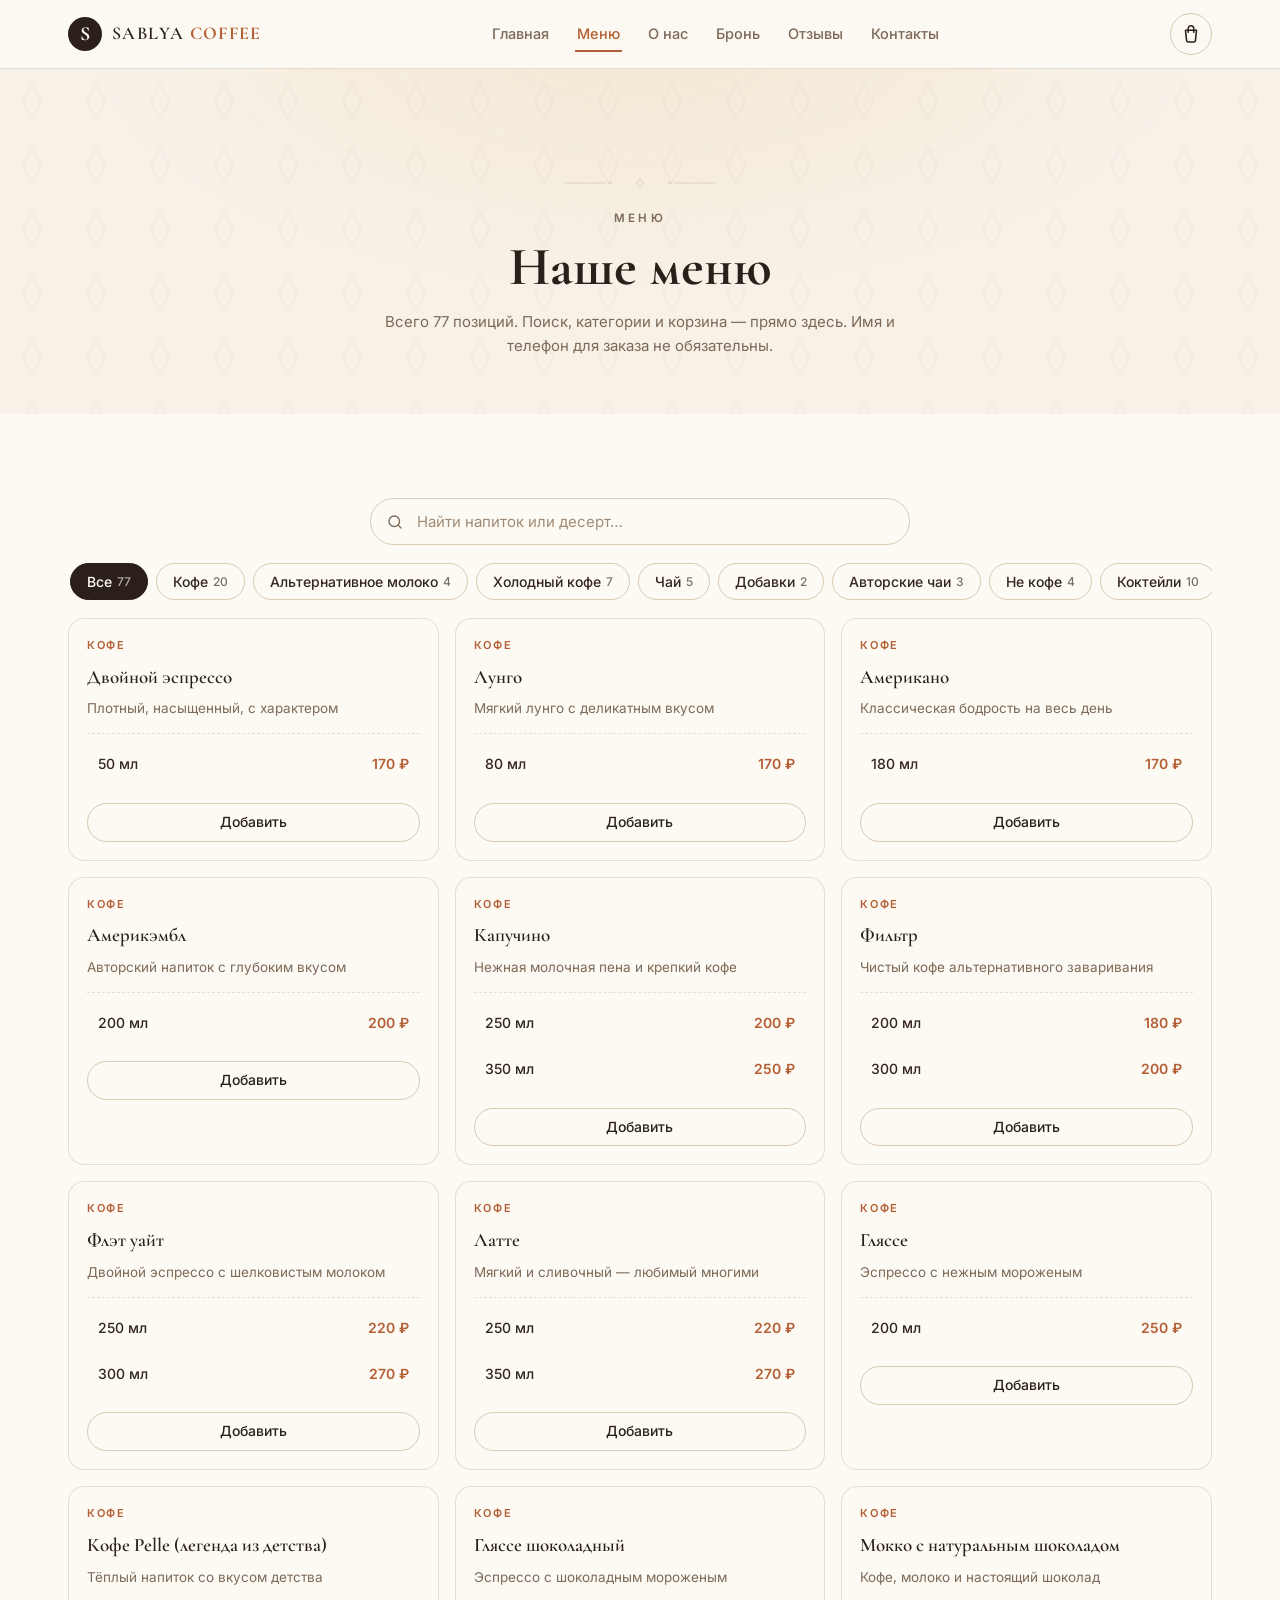
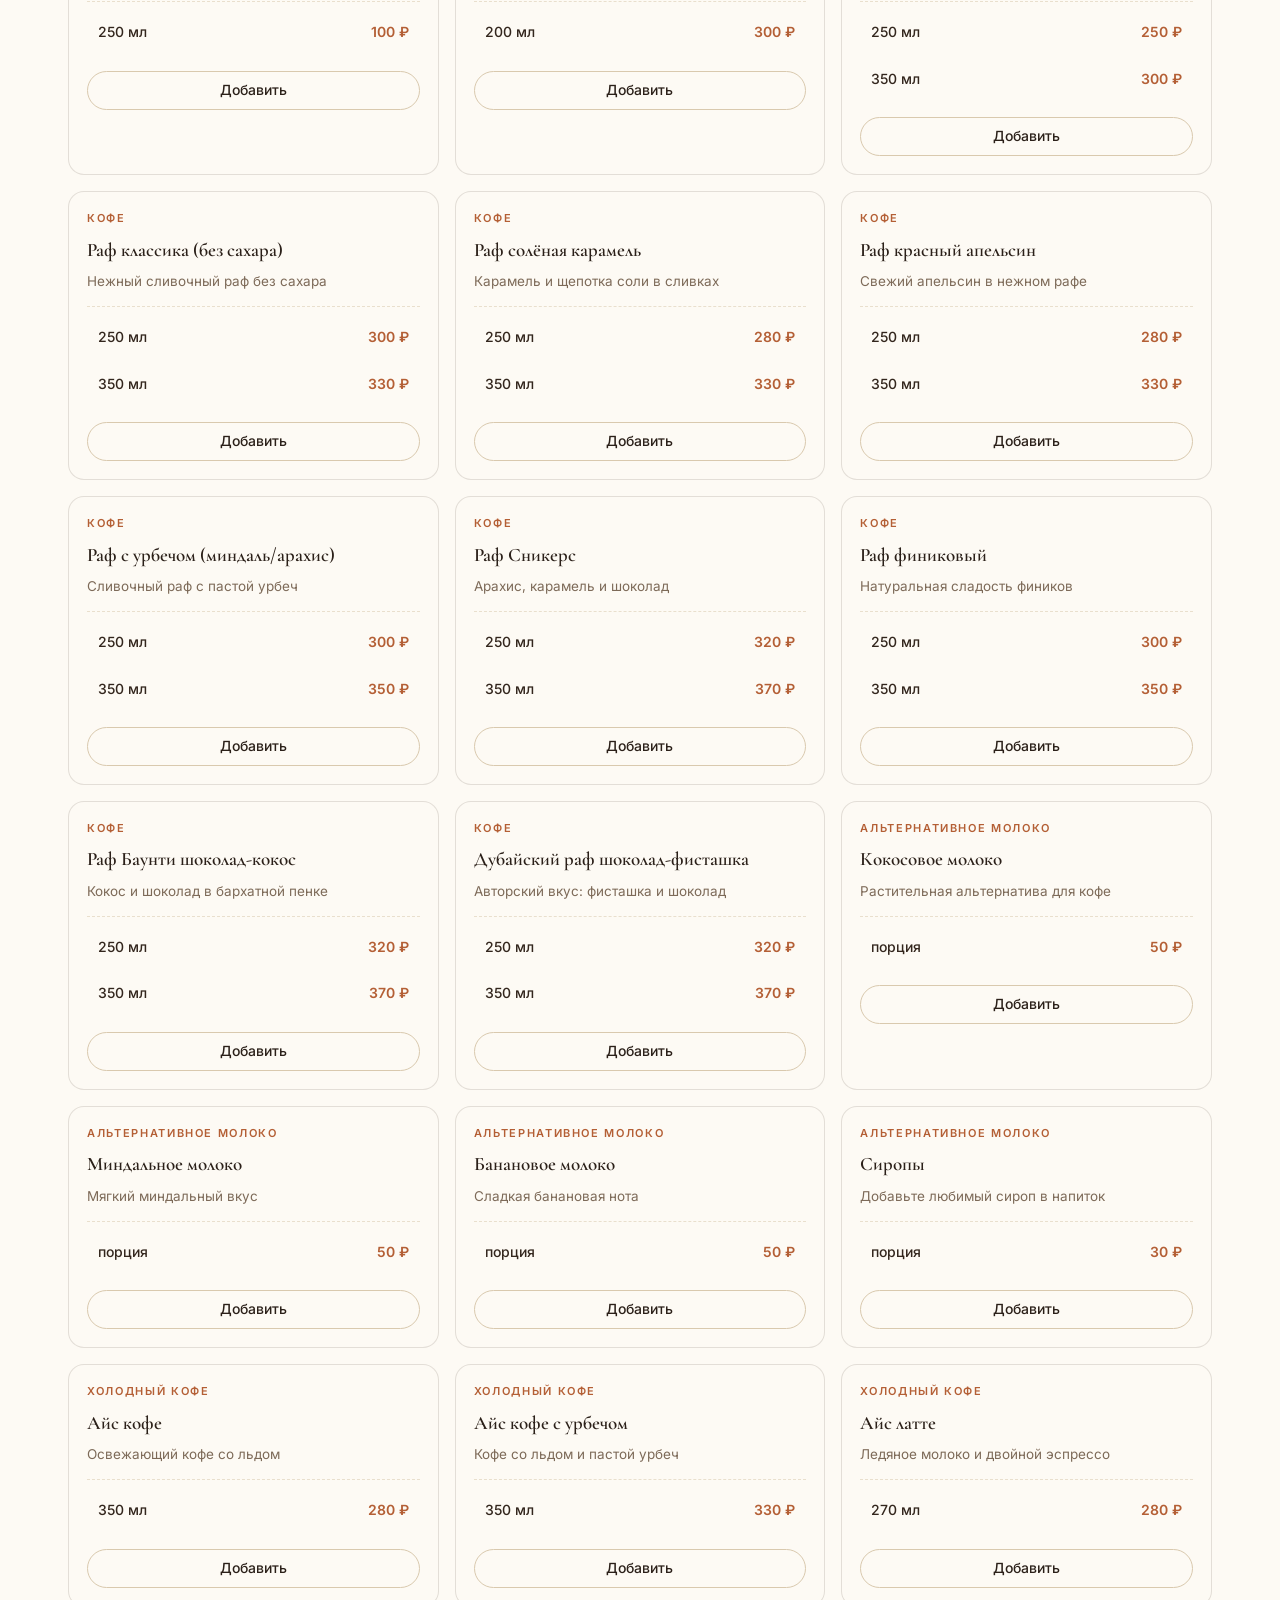
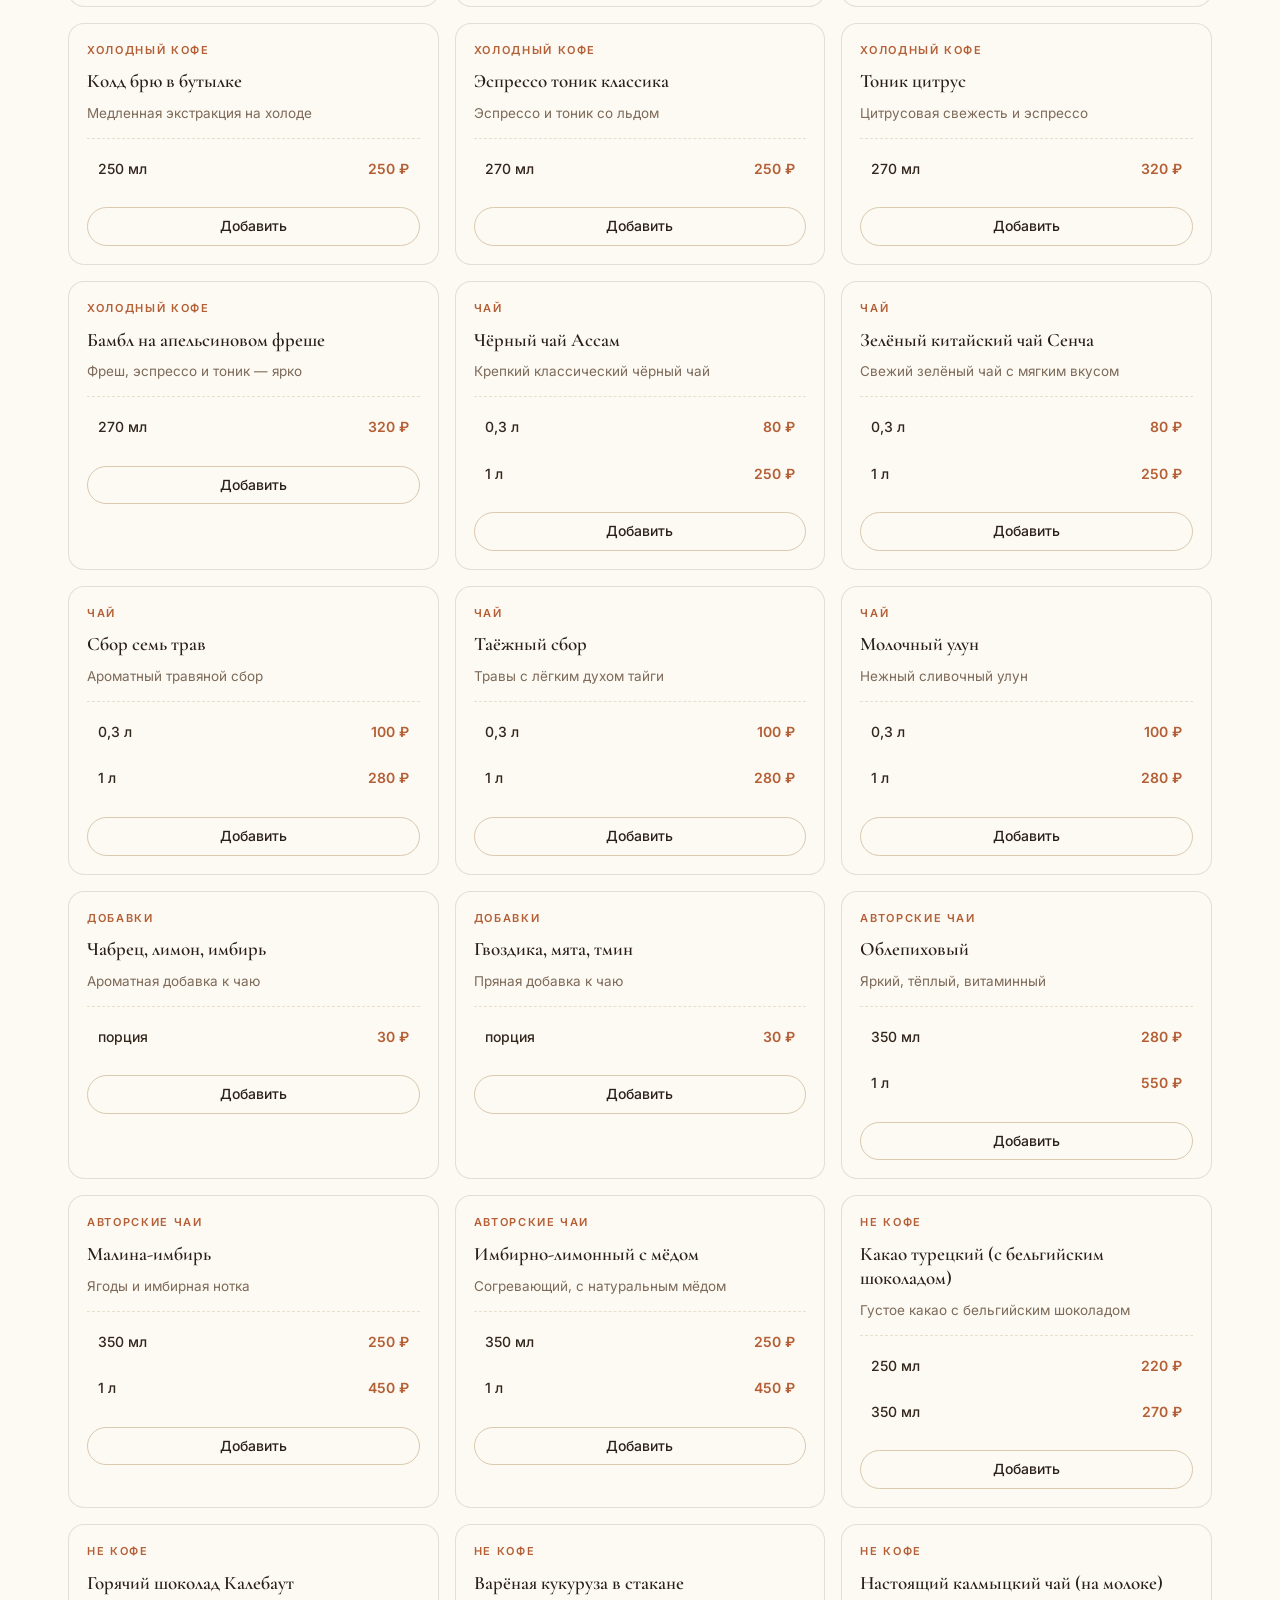
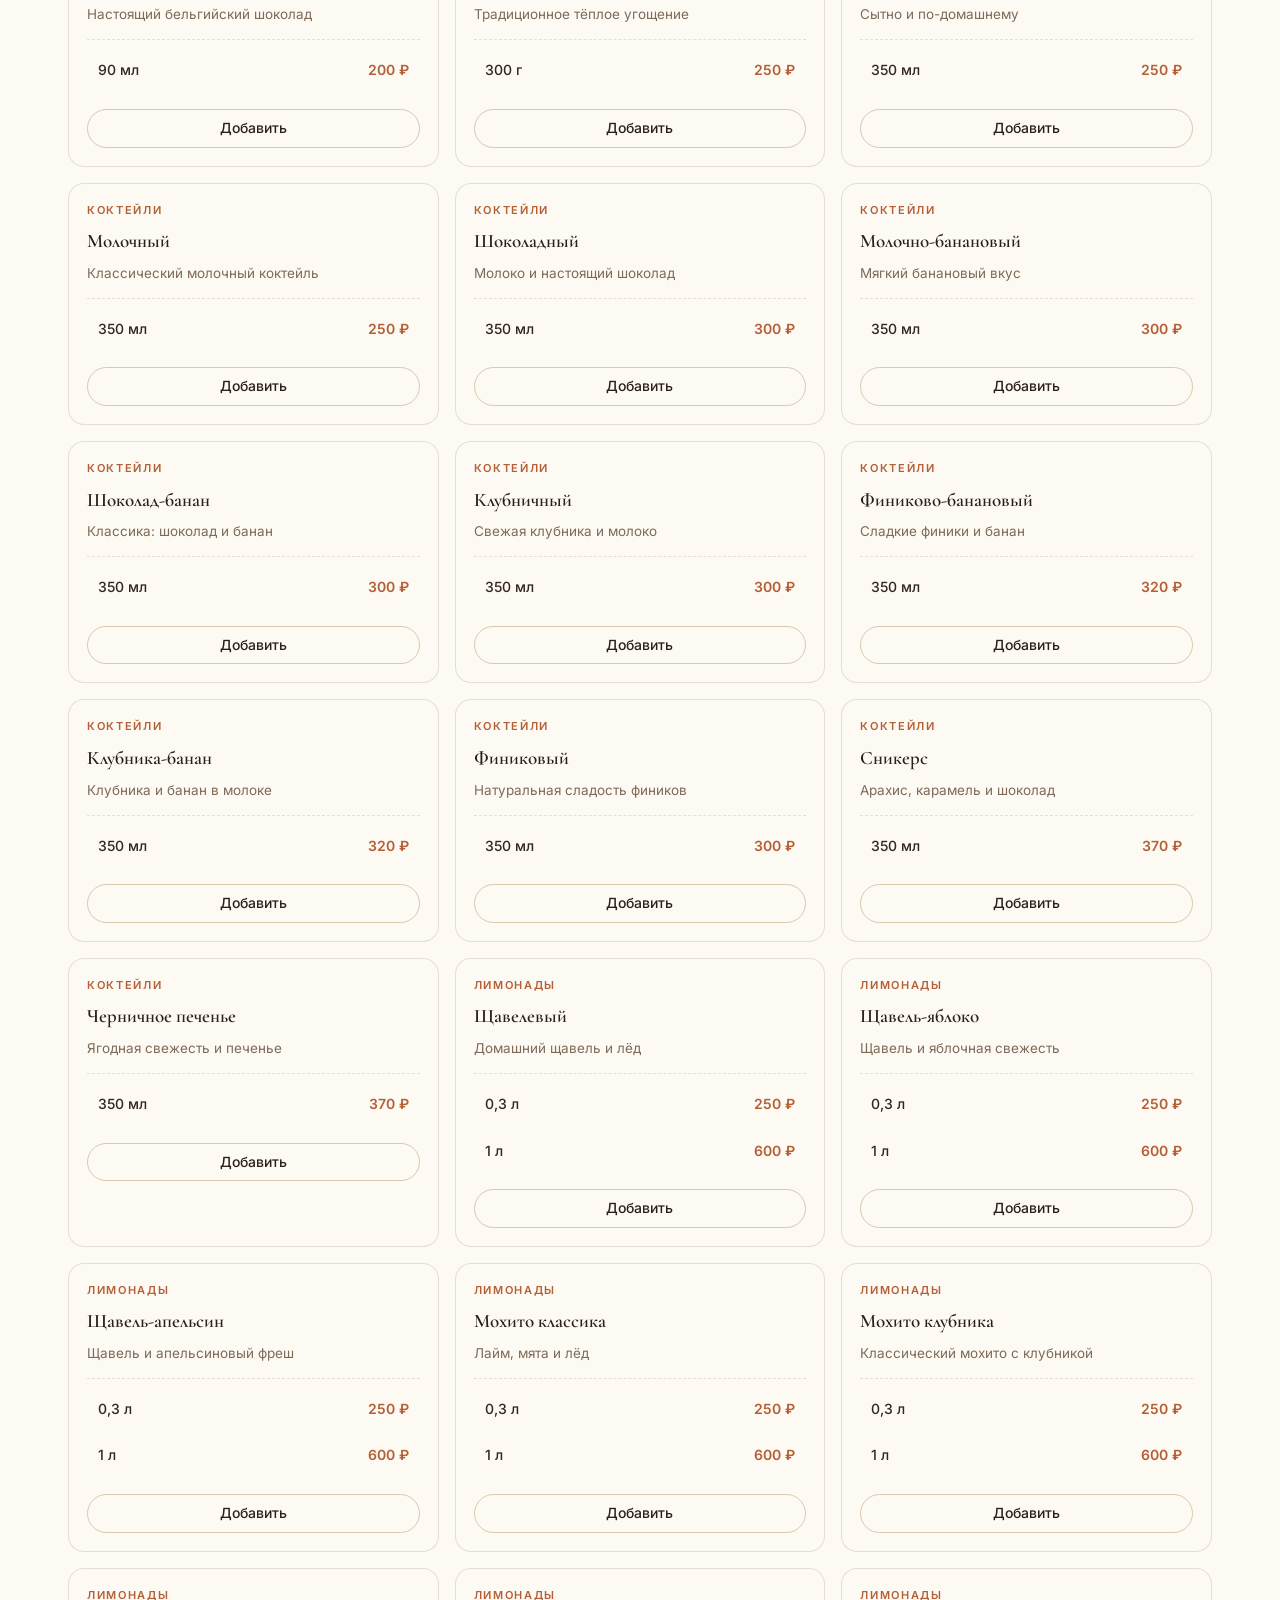
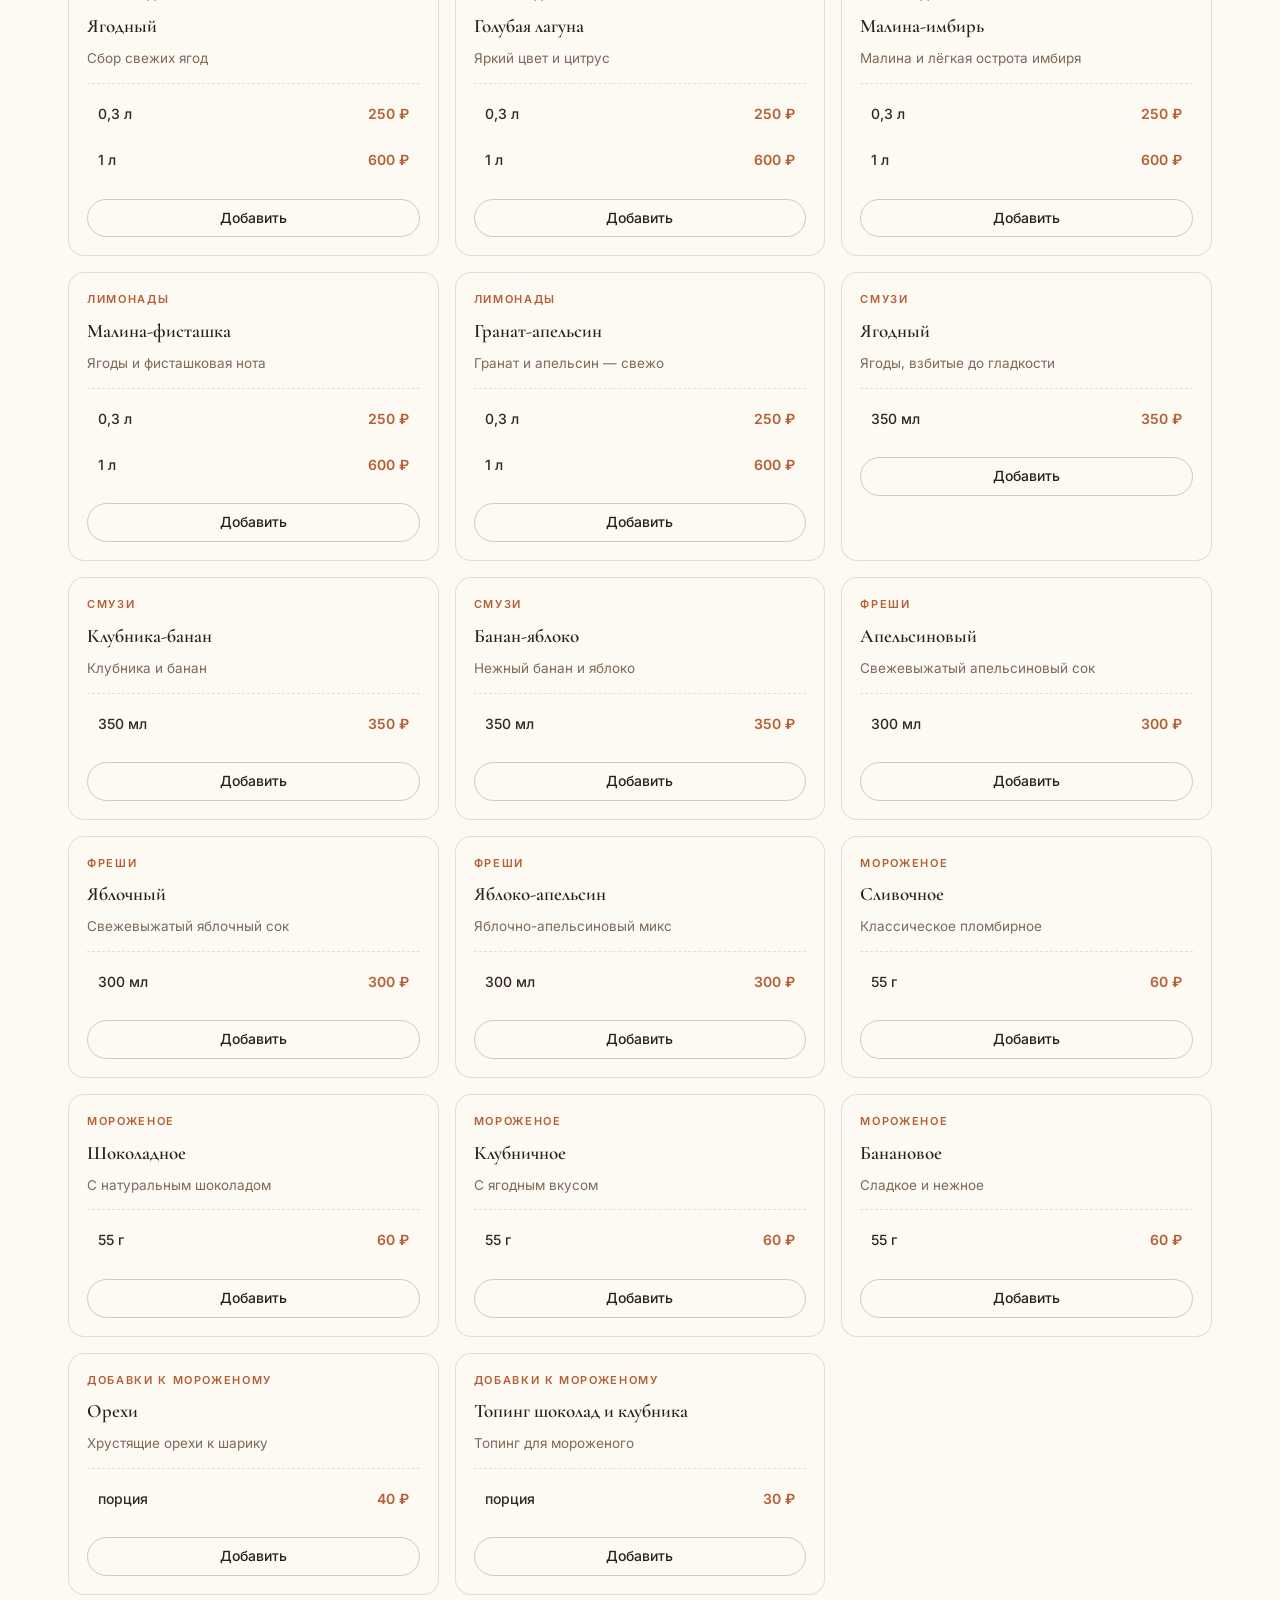
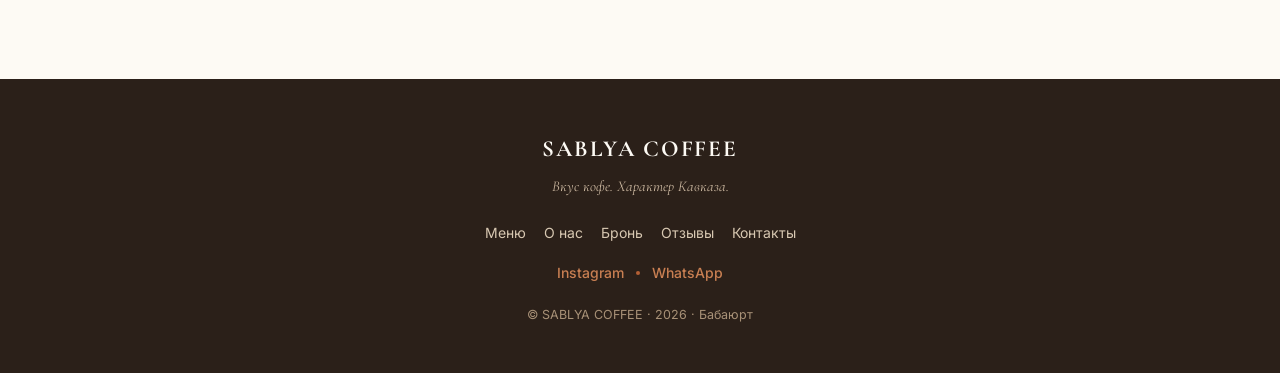
<file: menu.html>
<!DOCTYPE html>
<html lang="ru">
<head>
  <meta charset="UTF-8">
  <meta name="viewport" content="width=device-width, initial-scale=1.0, viewport-fit=cover">
  <title>Меню — SABLYA COFFEE</title>
  <meta name="description" content="Полное меню SABLYA COFFEE: кофе, рафы, холодный кофе, чай, авторские чаи, коктейли, лимонады, смузи, фреши, мороженое. Заказ с собой, в заведении или доставка через WhatsApp.">
  <meta name="theme-color" content="#2b2019">
  <meta property="og:type" content="website">
  <meta property="og:title" content="Меню — SABLYA COFFEE">
  <meta property="og:description" content="Кофе, авторские напитки, лимонады, коктейли, чай. Заказ в заведении, с собой или доставка.">
  <meta property="og:locale" content="ru_RU">

  <link rel="icon" href="data:image/svg+xml,%3Csvg xmlns='http://www.w3.org/2000/svg' viewBox='0 0 64 64'%3E%3Crect width='64' height='64' rx='14' fill='%232b2019'/%3E%3Ctext x='32' y='45' font-family='Georgia,serif' font-size='40' font-weight='700' fill='%23f7f1e8' text-anchor='middle'%3ES%3C/text%3E%3C/svg%3E">

  <link rel="preconnect" href="https://fonts.googleapis.com">
  <link rel="preconnect" href="https://fonts.gstatic.com" crossorigin>
  <link href="https://fonts.googleapis.com/css2?family=Cormorant+Garamond:ital,wght@0,500;0,600;0,700;1,500;1,600&family=Inter:wght@400;500;600&display=swap" rel="stylesheet">

  <link rel="stylesheet" href="style.css">
</head>
<body data-page="menu">

  <main id="main">

    <!-- ======================= ЗАГОЛОВОК СТРАНИЦЫ ======================= -->
    <section class="page-hero">
      <div class="hero-pattern" aria-hidden="true"></div>
      <div class="container page-hero-inner">
        <svg class="ornament" viewBox="0 0 240 20" fill="none" stroke="currentColor" stroke-width="1.1" aria-hidden="true">
          <path d="M0 10h66"/>
          <path d="M174 10h66"/>
          <path d="M120 3l5 7-5 7-5-7 5-7z"/>
          <circle cx="72" cy="10" r="2"/><circle cx="168" cy="10" r="2"/>
        </svg>
        <p class="kicker">Меню</p>
        <h1>Наше меню</h1>
        <p class="page-sub">Всего <span id="menuCount">–</span> позиций. Поиск, категории и корзина — прямо здесь. Имя и телефон для заказа не обязательны.</p>
      </div>
    </section>

    <!-- ======================= МЕНЮ ======================= -->
    <section class="section section--menu" id="menuSection">
      <div class="container">

        <div class="menu-toolbar reveal">
          <div class="search-wrap">
            <svg class="search-icon" viewBox="0 0 24 24" width="18" height="18" fill="none" stroke="currentColor" stroke-width="1.8" stroke-linecap="round" aria-hidden="true">
              <circle cx="11" cy="11" r="7"/><path d="m20 20-3.5-3.5"/>
            </svg>
            <input type="search" id="searchInput" class="search-input" placeholder="Найти напиток или десерт…" autocomplete="off" aria-label="Поиск по меню">
            <button class="search-clear" id="searchClear" type="button" aria-label="Очистить поиск" hidden>×</button>
          </div>
        </div>

        <div class="chips reveal" id="categoryChips" role="tablist" aria-label="Категории меню"></div>

        <div class="product-grid" id="productGrid" aria-live="polite"></div>

        <p class="menu-empty" id="menuEmpty" hidden>По запросу «<span id="emptyQuery"></span>» ничего не найдено. Попробуйте изменить поиск.</p>
      </div>
    </section>
  </main>

  <noscript>
    <p style="text-align:center;padding:24px 16px;font-family:system-ui,sans-serif;color:#33261d;">
      Для работы меню и корзины включите JavaScript.
      <a href="index.html">На главную</a> ·
      <a href="booking.html">Бронь</a> ·
      <a href="contacts.html">Контакты</a>
    </p>
  </noscript>

  <script src="script.js"></script>
</body>
</html>
</file>
<file: style.css>
/* ==========================================================================
   SABLYA COFFEE — минимализм + тонкий этно-стиль
   Mobile-first. Без тяжёлых библиотек. Легко редактируется.
   ========================================================================== */

/* ---------- Переменные ---------- */
:root {
  --coffee: #2b2019;        /* тёмно-коричневый (основной) */
  --coffee-2: #4a3628;
  --cocoa: #6b5340;
  --cream: #f7f1e8;         /* кремовый фон */
  --milk: #fdfaf4;          /* молочный фон карточек */
  --beige: #e9dfcd;
  --sand: #d9c9ae;
  --terra: #b45f35;         /* тёплый терракотовый акцент */
  --terra-soft: #c97f52;
  --text: #33261d;
  --muted: #7d6a58;
  --line: rgba(75, 52, 35, .14);
  --shadow: 0 12px 32px rgba(60, 40, 20, .09);
  --radius: 16px;
  --font-serif: 'Cormorant Garamond', 'Georgia', 'Times New Roman', serif;
  --font-sans: 'Inter', 'Segoe UI', system-ui, -apple-system, sans-serif;
}

/* ---------- Сброс ---------- */
*, *::before, *::after { box-sizing: border-box; }

html {
  scroll-behavior: smooth;
  scroll-padding-top: 76px;
  -webkit-text-size-adjust: 100%;
}

body {
  margin: 0;
  font-family: var(--font-sans);
  font-size: 16px;
  line-height: 1.6;
  color: var(--text);
  background: var(--cream);
  overflow-x: clip;
  padding-bottom: calc(72px + env(safe-area-inset-bottom)); /* место под нижней навигацией */
}

@media (min-width: 900px) {
  body { padding-bottom: 0; }
}

h1, h2, h3, h4, p, ul, figure {
  margin: 0;
}

ul { padding: 0; list-style: none; }

img, svg, iframe { max-width: 100%; display: block; }

[hidden] { display: none !important; }

a { color: var(--coffee); text-decoration: none; }
a:hover { text-decoration: none; }

button {
  font-family: inherit;
  cursor: pointer;
}

input, select, textarea {
  font-family: inherit;
  color: inherit;
}

::selection { background: var(--terra); color: var(--milk); }

:focus-visible {
  outline: 2px solid var(--terra);
  outline-offset: 2px;
  border-radius: 4px;
}

/* ---------- Утилиты ---------- */
.container {
  width: 100%;
  max-width: 1180px;
  margin: 0 auto;
  padding: 0 18px;
}

.narrow { max-width: 760px; }

.skip-link {
  position: absolute;
  left: 12px;
  top: -60px;
  z-index: 300;
  padding: 10px 16px;
  background: var(--coffee);
  color: var(--milk);
  border-radius: 10px;
  font-size: 14px;
  transition: top .2s ease;
}
.skip-link:focus { top: 12px; }

.dot {
  width: 4px;
  height: 4px;
  border-radius: 50%;
  background: var(--terra);
  display: inline-block;
  flex: none;
}

/* ---------- Орнамент (тонкий, не мешает чтению) ---------- */
.ornament {
  width: 150px;
  height: 20px;
  margin: 0 auto 16px;
  color: var(--sand);
}
.ornament--hero { width: 220px; margin-bottom: 28px; color: var(--terra); opacity: .75; }

/* ---------- Кнопки ---------- */
.btn {
  display: inline-flex;
  align-items: center;
  justify-content: center;
  gap: 8px;
  padding: 14px 26px;
  border-radius: 999px;
  border: 1px solid transparent;
  font-size: 15px;
  font-weight: 500;
  line-height: 1.2;
  text-align: center;
  transition: background .25s ease, color .25s ease, border-color .25s ease, transform .2s ease, box-shadow .25s ease;
  white-space: nowrap;
}
.btn:active { transform: scale(.98); }

.btn:disabled {
  opacity: .55;
  cursor: not-allowed;
  transform: none !important;
}

.btn--primary { background: var(--coffee); color: var(--milk); }
.btn--primary:hover { background: var(--terra); box-shadow: 0 8px 22px rgba(180, 95, 53, .35); }

.btn--outline { border-color: var(--sand); color: var(--coffee); background: transparent; }
.btn--outline:hover { border-color: var(--coffee); background: var(--milk); }

.btn--ghost { color: var(--muted); background: transparent; }
.btn--ghost:hover { color: var(--terra); }

.btn--sm { padding: 10px 18px; font-size: 14px; }
.btn--wide { width: 100%; }
.btn--grow { flex: 1; }

.link-btn {
  background: none;
  border: none;
  padding: 0;
  color: var(--terra);
  font-size: 14px;
  font-weight: 500;
  text-decoration: underline;
  text-decoration-color: rgba(180, 95, 53, .35);
  text-underline-offset: 3px;
}
.link-btn:hover { color: var(--coffee); }
.link-btn--danger { color: #b3482c; }

/* ---------- Заголовки секций ---------- */
.section { padding: 64px 0; }
.section--warm { background: #f2e8d7; }
.section--menu { background: var(--milk); }

.section-head { text-align: center; margin-bottom: 36px; }

.kicker {
  font-size: 11.5px;
  font-weight: 600;
  letter-spacing: .3em;
  text-transform: uppercase;
  color: var(--muted);
}

.section-title {
  font-family: var(--font-serif);
  font-weight: 600;
  font-size: clamp(30px, 6vw, 42px);
  line-height: 1.15;
  color: var(--coffee);
  margin-top: 10px;
}

.section-sub {
  font-size: 14.5px;
  color: var(--muted);
  margin-top: 12px;
  max-width: 560px;
  margin-inline: auto;
}

/* ---------- Шапка ---------- */
.site-header {
  position: sticky;
  top: 0;
  z-index: 40;
  background: rgba(253, 250, 244, .88);
  -webkit-backdrop-filter: blur(14px);
  backdrop-filter: blur(14px);
  border-bottom: 1px solid var(--line);
}

.header-inner {
  display: flex;
  align-items: center;
  justify-content: space-between;
  gap: 16px;
  height: 62px;
}

.logo {
  display: inline-flex;
  align-items: center;
  gap: 10px;
}
.logo-mark {
  width: 34px;
  height: 34px;
  border-radius: 50%;
  background: var(--coffee);
  color: var(--milk);
  font-family: var(--font-serif);
  font-weight: 700;
  font-size: 20px;
  display: flex;
  align-items: center;
  justify-content: center;
  flex: none;
}
.logo-text {
  font-family: var(--font-serif);
  font-weight: 600;
  font-size: 18px;
  letter-spacing: .07em;
  color: var(--coffee);
  line-height: 1.1;
}
.logo-text em {
  font-style: normal;
  font-weight: 700;
  color: var(--terra);
}

.top-nav { display: none; }

.nav-link {
  font-size: 14.5px;
  font-weight: 500;
  color: var(--muted);
  padding: 6px 2px;
  position: relative;
  transition: color .2s ease;
}
.nav-link::after {
  content: "";
  position: absolute;
  left: 0;
  right: 0;
  bottom: 0;
  height: 1.5px;
  background: var(--terra);
  transform: scaleX(0);
  transform-origin: left;
  transition: transform .25s ease;
}
.nav-link:hover { color: var(--coffee); }
.nav-link:hover::after { transform: scaleX(1); }

.cart-btn {
  position: relative;
  width: 42px;
  height: 42px;
  border-radius: 50%;
  border: 1px solid var(--sand);
  background: transparent;
  color: var(--coffee);
  display: flex;
  align-items: center;
  justify-content: center;
  transition: border-color .25s ease, background .25s ease, transform .2s ease;
  flex: none;
}
.cart-btn:hover { border-color: var(--coffee); background: var(--milk); }
.cart-btn:active { transform: scale(.94); }

.cart-badge {
  position: absolute;
  top: -5px;
  right: -5px;
  min-width: 20px;
  height: 20px;
  padding: 0 5px;
  border-radius: 999px;
  background: var(--terra);
  color: var(--milk);
  font-size: 11.5px;
  font-weight: 600;
  display: flex;
  align-items: center;
  justify-content: center;
  border: 2px solid var(--milk);
}

.cart-badge.bump { animation: bump .4s ease; }
@keyframes bump {
  0% { transform: scale(1); }
  40% { transform: scale(1.45); }
  100% { transform: scale(1); }
}

/* ---------- Главный экран ---------- */
.hero {
  position: relative;
  display: flex;
  align-items: center;
  min-height: 78svh;
  padding: 76px 0 64px;
  text-align: center;
  background:
    radial-gradient(1100px 560px at 50% -12%, #f4e8d4 0%, rgba(244, 232, 212, 0) 62%),
    var(--cream);
  overflow: hidden;
}

.hero-pattern {
  position: absolute;
  inset: 0;
  background-image: url("data:image/svg+xml,%3Csvg xmlns='http://www.w3.org/2000/svg' width='64' height='64' viewBox='0 0 64 64'%3E%3Cpath d='M32 14l9 18-9 18-9-18z' fill='none' stroke='%234a3628' stroke-opacity='0.14'/%3E%3C/svg%3E");
  background-size: 64px 64px;
  opacity: .55;
  pointer-events: none;
}

.hero-inner {
  position: relative;
  display: flex;
  flex-direction: column;
  align-items: center;
}

.hero-kicker {
  font-size: 12px;
  font-weight: 600;
  letter-spacing: .3em;
  text-transform: uppercase;
  color: var(--muted);
}

.hero-title {
  font-family: var(--font-serif);
  font-weight: 700;
  font-size: clamp(44px, 11vw, 88px);
  line-height: 1.02;
  letter-spacing: .02em;
  color: var(--coffee);
  margin-top: 14px;
}

.hero-subtitle {
  font-family: var(--font-serif);
  font-style: italic;
  font-weight: 600;
  font-size: clamp(19px, 4.8vw, 27px);
  color: var(--terra);
  margin-top: 12px;
}

.hero-text {
  font-size: 15.5px;
  color: var(--muted);
  max-width: 420px;
  margin: 18px auto 0;
}

.hero-actions {
  display: flex;
  flex-direction: column;
  gap: 10px;
  width: 100%;
  max-width: 340px;
  margin-top: 32px;
}

.hero-stats {
  display: flex;
  flex-wrap: wrap;
  align-items: center;
  justify-content: center;
  gap: 10px;
  margin-top: 36px;
  font-size: 13px;
  color: var(--muted);
}

/* ---------- О нас ---------- */
.about-text p {
  font-size: 16.5px;
  line-height: 1.75;
  color: var(--text);
  text-align: center;
  max-width: 680px;
  margin: 0 auto;
}

.about-grid {
  display: grid;
  grid-template-columns: 1fr 1fr;
  gap: 12px;
  margin-top: 36px;
}

.about-item {
  display: flex;
  flex-direction: column;
  align-items: center;
  gap: 10px;
  text-align: center;
  background: var(--milk);
  border: 1px solid var(--line);
  border-radius: var(--radius);
  padding: 20px 12px;
  font-size: 14px;
  font-weight: 500;
  transition: transform .25s ease, box-shadow .25s ease, border-color .25s ease;
}
.about-item:hover {
  transform: translateY(-3px);
  box-shadow: var(--shadow);
  border-color: var(--sand);
}

.about-icon { font-size: 22px; line-height: 1; }

/* ---------- Меню ---------- */
.menu-toolbar { max-width: 540px; margin: 0 auto 16px; }

.search-wrap { position: relative; }

.search-icon {
  position: absolute;
  left: 16px;
  top: 50%;
  transform: translateY(-50%);
  color: var(--muted);
  pointer-events: none;
}

.search-input {
  width: 100%;
  padding: 13px 46px 13px 46px;
  border-radius: 999px;
  border: 1px solid var(--sand);
  background: var(--milk);
  font-size: 15px;
  -webkit-appearance: none;
  appearance: none;
  transition: border-color .25s ease, box-shadow .25s ease;
}
.search-input::placeholder { color: #a08c76; }
.search-input:focus {
  outline: none;
  border-color: var(--terra);
  box-shadow: 0 0 0 4px rgba(180, 95, 53, .13);
}

.search-clear {
  position: absolute;
  right: 10px;
  top: 50%;
  transform: translateY(-50%);
  width: 28px;
  height: 28px;
  border-radius: 50%;
  border: none;
  background: var(--beige);
  color: var(--muted);
  font-size: 16px;
  line-height: 1;
}

.chips {
  display: flex;
  gap: 8px;
  overflow-x: auto;
  padding: 2px 2px 14px;
  margin-bottom: 4px;
  scrollbar-width: none;
}
.chips::-webkit-scrollbar { display: none; }

.chip {
  flex: none;
  display: inline-flex;
  align-items: center;
  gap: 5px;
  padding: 9px 16px;
  border-radius: 999px;
  border: 1px solid var(--sand);
  background: var(--milk);
  color: var(--text);
  font-size: 14px;
  font-weight: 500;
  white-space: nowrap;
  transition: background .2s ease, color .2s ease, border-color .2s ease;
}
.chip:hover { border-color: var(--cocoa); }
.chip.active {
  background: var(--coffee);
  border-color: var(--coffee);
  color: var(--milk);
}
.chip-count { font-size: 12px; opacity: .65; }

/* Карточки товаров */
.product-grid {
  display: grid;
  grid-template-columns: 1fr;
  gap: 14px;
}

.product-card {
  display: flex;
  flex-direction: column;
  gap: 10px;
  background: var(--milk);
  border: 1px solid var(--line);
  border-radius: var(--radius);
  padding: 18px;
  transition: transform .25s ease, box-shadow .25s ease, border-color .25s ease;
}
.product-card:hover {
  transform: translateY(-3px);
  box-shadow: var(--shadow);
  border-color: var(--sand);
}

.pc-cat {
  font-size: 11px;
  font-weight: 600;
  letter-spacing: .15em;
  text-transform: uppercase;
  color: var(--terra);
}

/* Необязательное фото товара: если image указан в script.js */
.pc-img { margin: -4px 0 2px; }
.pc-img img {
  width: 100%;
  height: 170px;
  object-fit: cover;
  border-radius: 12px;
  background: var(--beige);
}

.pc-name {
  font-family: var(--font-serif);
  font-weight: 600;
  font-size: 19px;
  line-height: 1.25;
  color: var(--coffee);
}

.pc-desc {
  font-size: 13.5px;
  line-height: 1.55;
  color: var(--muted);
}

.pc-sizes {
  margin-top: 4px;
  border-top: 1px dashed var(--beige);
  padding-top: 10px;
  display: flex;
  flex-direction: column;
  gap: 6px;
}

.size-row {
  display: flex;
  align-items: center;
  justify-content: space-between;
  gap: 10px;
  padding: 8px 10px;
  border-radius: 10px;
  border: 1px solid transparent;
  cursor: pointer;
  transition: background .2s ease, border-color .2s ease;
}
.size-row:hover { background: #f7f0e2; border-color: var(--beige); }

.size-vol { font-size: 14px; font-weight: 500; color: var(--text); }
.size-price { font-size: 14px; font-weight: 600; color: var(--terra); }

.pc-add { margin-top: 8px; width: 100%; }

.menu-empty {
  text-align: center;
  padding: 40px 10px;
  color: var(--muted);
  font-size: 15px;
}

/* ---------- Бронирование и формы ---------- */
.booking-form,
.modal-panel .modal-body form {
  background: var(--milk);
  border: 1px solid var(--line);
  border-radius: 20px;
  padding: 22px 18px;
}

.form-grid {
  display: grid;
  grid-template-columns: 1fr;
  gap: 14px;
  margin-bottom: 14px;
}

.field {
  display: flex;
  flex-direction: column;
  gap: 7px;
  min-width: 0;
}

.field-label {
  font-size: 13px;
  font-weight: 600;
  color: var(--coffee);
}

.optional { font-style: normal; font-weight: 400; font-size: 12px; color: var(--muted); }

.field input,
.field select,
.field textarea {
  width: 100%;
  padding: 13px 14px;
  border-radius: 12px;
  border: 1px solid var(--sand);
  background: #fffdf8;
  font-size: 15px;
  transition: border-color .2s ease, box-shadow .2s ease;
  -webkit-appearance: none;
  appearance: none;
}
.field textarea { resize: vertical; min-height: 96px; }
.field input:focus,
.field select:focus,
.field textarea:focus {
  outline: none;
  border-color: var(--terra);
  box-shadow: 0 0 0 4px rgba(180, 95, 53, .12);
}

.select {
  background-image: url("data:image/svg+xml,%3Csvg xmlns='http://www.w3.org/2000/svg' width='14' height='14' viewBox='0 0 24 24' fill='none' stroke='%237d6a58' stroke-width='2' stroke-linecap='round' stroke-linejoin='round'%3E%3Cpath d='m6 9 6 6 6-6'/%3E%3C/svg%3E");
  background-repeat: no-repeat;
  background-position: right 14px center;
  padding-right: 40px !important;
}

/* Степпер (количество) */
.stepper {
  display: inline-flex;
  align-items: center;
  gap: 4px;
  background: #fffdf8;
  border: 1px solid var(--sand);
  border-radius: 999px;
  padding: 4px;
}

.stepper-btn {
  width: 38px;
  height: 38px;
  border-radius: 50%;
  border: none;
  background: transparent;
  color: var(--coffee);
  font-size: 20px;
  line-height: 1;
  display: flex;
  align-items: center;
  justify-content: center;
  transition: background .2s ease, color .2s ease;
}
.stepper-btn:hover { background: var(--beige); }
.stepper-btn:active { transform: scale(.92); }

.stepper-value {
  min-width: 44px;
  text-align: center;
  font-size: 17px;
  font-weight: 600;
  color: var(--coffee);
}

.stepper--sm .stepper-btn { width: 30px; height: 30px; font-size: 17px; }
.stepper--sm .stepper-value { min-width: 34px; font-size: 15px; }

.booking-form .btn { margin-top: 6px; }

.form-hint {
  font-size: 12.5px;
  color: var(--muted);
  text-align: center;
  margin-top: 12px;
}

/* ---------- Отзывы ---------- */
.reviews-grid {
  display: grid;
  grid-template-columns: 1fr;
  gap: 14px;
}

.review-card {
  display: flex;
  flex-direction: column;
  gap: 10px;
  background: var(--milk);
  border: 1px solid var(--line);
  border-radius: var(--radius);
  padding: 20px;
  transition: transform .25s ease, box-shadow .25s ease;
}
.review-card:hover { transform: translateY(-3px); box-shadow: var(--shadow); }

.review-stars {
  color: var(--terra);
  font-size: 15px;
  letter-spacing: 2px;
}

.review-text {
  font-size: 14.5px;
  line-height: 1.65;
  color: var(--text);
}

.review-meta {
  margin-top: auto;
  padding-top: 4px;
  display: flex;
  align-items: center;
  justify-content: space-between;
  gap: 10px;
}
.review-name { font-size: 14px; font-weight: 600; color: var(--coffee); }
.review-date { font-size: 12.5px; color: var(--muted); }

.reviews-cta { text-align: center; margin-top: 30px; }

/* ---------- Контакты ---------- */
.contacts-grid {
  display: grid;
  grid-template-columns: 1fr;
  gap: 26px;
}

.contacts-brand {
  font-family: var(--font-serif);
  font-weight: 700;
  font-size: 26px;
  color: var(--coffee);
}

.contacts-list {
  display: flex;
  flex-direction: column;
  gap: 13px;
  margin-top: 18px;
}

.contact-item {
  display: flex;
  align-items: flex-start;
  gap: 11px;
  font-size: 15px;
  color: var(--text);
  line-height: 1.5;
}
.contact-item a {
  color: var(--coffee);
  border-bottom: 1px solid var(--sand);
  padding-bottom: 1px;
}
.contact-item a:hover { border-color: var(--terra); color: var(--terra); }

.contact-icon { flex: none; width: 20px; font-size: 16px; line-height: 1.4; }

.contacts-actions {
  display: flex;
  flex-wrap: wrap;
  gap: 9px;
  margin-top: 22px;
}

.social-note {
  margin-top: 26px;
  padding: 16px 18px;
  background: #f6ead6;
  border: 1px dashed var(--sand);
  border-radius: 14px;
  font-size: 14px;
  color: var(--text);
}
.social-note p { line-height: 1.5; }
.social-note .link-btn { margin-top: 6px; }

.map-wrap {
  display: flex;
  flex-direction: column;
  gap: 12px;
}
.map-wrap iframe {
  width: 100%;
  height: 340px;
  border: 0;
  border-radius: 18px;
  box-shadow: var(--shadow);
  filter: grayscale(.12) sepia(.14) saturate(.92);
  background: var(--beige);
}
.map-route { align-self: center; }

/* ---------- Подвал ---------- */
.site-footer {
  background: var(--coffee);
  color: var(--milk);
  text-align: center;
  padding: 52px 0 calc(96px + env(safe-area-inset-bottom));
}
@media (min-width: 900px) {
  .site-footer { padding-bottom: 48px; }
}

.footer-brand {
  font-family: var(--font-serif);
  font-weight: 700;
  font-size: 23px;
  letter-spacing: .08em;
}

.footer-tagline {
  font-family: var(--font-serif);
  font-style: italic;
  font-size: 15px;
  color: #c9b59e;
  margin-top: 6px;
}

.footer-nav {
  display: flex;
  flex-wrap: wrap;
  justify-content: center;
  gap: 18px;
  margin: 24px 0 18px;
}
.footer-nav a { color: #d8c8b2; font-size: 14px; transition: color .2s ease; }
.footer-nav a:hover { color: #fff; }

.footer-social {
  display: flex;
  align-items: center;
  justify-content: center;
  gap: 12px;
}
.footer-social a { color: var(--terra-soft); font-size: 14px; font-weight: 500; }
.footer-social a:hover { color: #e8a87e; }

.footer-copy { font-size: 12.5px; color: #a89177; margin-top: 20px; }

/* ---------- Нижняя мобильная навигация ---------- */
.bottom-nav {
  position: fixed;
  left: 0;
  right: 0;
  bottom: 0;
  z-index: 50;
  display: flex;
  background: rgba(253, 250, 244, .94);
  -webkit-backdrop-filter: blur(14px);
  backdrop-filter: blur(14px);
  border-top: 1px solid var(--line);
  padding: 6px 4px calc(6px + env(safe-area-inset-bottom));
}
@media (min-width: 900px) {
  .bottom-nav { display: none; }
}

.bn-item {
  flex: 1;
  display: flex;
  flex-direction: column;
  align-items: center;
  gap: 3px;
  padding: 6px 2px;
  background: none;
  border: none;
  color: var(--muted);
  font-size: 11px;
  font-weight: 500;
  transition: color .2s ease;
  min-width: 0;
}
.bn-item:hover { color: var(--coffee); }
.bn-item.active { color: var(--terra); }
.bn-item svg { flex: none; }

.bn-cart-icon { position: relative; display: inline-flex; }

/* ---------- Модальные окна ---------- */
.modal {
  position: fixed;
  inset: 0;
  z-index: 100;
  display: flex;
  align-items: flex-end;
  justify-content: center;
  visibility: hidden;
  opacity: 0;
  transition: opacity .28s ease, visibility .28s ease;
}
.modal.open { visibility: visible; opacity: 1; }

.modal-backdrop {
  position: absolute;
  inset: 0;
  background: rgba(30, 20, 12, .55);
}

.modal-panel {
  position: relative;
  width: 100%;
  max-height: 92dvh;
  background: var(--milk);
  border-radius: 22px 22px 0 0;
  display: flex;
  flex-direction: column;
  transform: translateY(28px);
  transition: transform .3s ease;
  overflow: hidden;
}
.modal.open .modal-panel { transform: translateY(0); }

.modal-head {
  display: flex;
  align-items: center;
  justify-content: space-between;
  gap: 12px;
  padding: 18px 20px 14px;
  border-bottom: 1px solid var(--line);
  flex: none;
}

.modal-title {
  font-family: var(--font-serif);
  font-weight: 600;
  font-size: 23px;
  color: var(--coffee);
  line-height: 1.2;
  min-width: 0;
}

.modal-close {
  flex: none;
  width: 36px;
  height: 36px;
  border-radius: 50%;
  border: 1px solid var(--sand);
  background: transparent;
  color: var(--muted);
  font-size: 21px;
  line-height: 1;
  display: flex;
  align-items: center;
  justify-content: center;
  transition: border-color .2s ease, color .2s ease, background .2s ease;
}
.modal-close:hover { border-color: var(--coffee); color: var(--coffee); background: var(--milk); }

.modal-body { padding: 18px 20px 24px; overflow-y: auto; }
.cart-scroll { padding: 18px 20px 24px; overflow-y: auto; }

@media (min-width: 640px) {
  .modal { align-items: center; }
  .modal-panel {
    border-radius: 20px;
    max-width: 520px;
    max-height: min(88dvh, 780px);
    transform: translateY(12px) scale(.98);
  }
  .modal.open .modal-panel { transform: translateY(0) scale(1); }
}

/* Товар: объёмы и добавки */
.modal-desc { font-size: 14px; color: var(--muted); }

.pmodal-cat {
  display: inline-block;
  margin-top: 8px;
  font-size: 11px;
  font-weight: 600;
  letter-spacing: .15em;
  text-transform: uppercase;
  color: var(--terra);
}

.pmodal-block { margin-top: 20px; }
.pmodal-label { font-size: 13px; font-weight: 600; color: var(--coffee); margin-bottom: 10px; }

.size-options,
.addon-options {
  display: grid;
  grid-template-columns: 1fr;
  gap: 8px;
}

.size-opt,
.addon-opt {
  display: flex;
  align-items: center;
  justify-content: space-between;
  gap: 10px;
  padding: 12px 14px;
  border: 1px solid var(--sand);
  border-radius: 12px;
  background: #fffdf8;
  font-size: 14.5px;
  cursor: pointer;
  transition: border-color .2s ease, background .2s ease;
  text-align: left;
  width: 100%;
}
.size-opt:hover, .addon-opt:hover { border-color: var(--cocoa); }
.size-opt.selected, .addon-opt.selected {
  border-color: var(--terra);
  background: #fbefe3;
}

.opt-label { display: flex; align-items: center; gap: 11px; font-weight: 500; color: var(--text); }

.radio,
.check {
  flex: none;
  width: 20px;
  height: 20px;
  border: 1.5px solid var(--sand);
  background: var(--milk);
  display: inline-flex;
  align-items: center;
  justify-content: center;
  transition: background .2s ease, border-color .2s ease;
}
.radio { border-radius: 50%; }
.check { border-radius: 6px; }

.size-opt.selected .radio,
.addon-opt.selected .check {
  background: var(--terra);
  border-color: var(--terra);
}
.size-opt.selected .radio::after {
  content: "";
  width: 8px;
  height: 8px;
  border-radius: 50%;
  background: var(--milk);
}
.addon-opt.selected .check::after {
  content: "✓";
  color: var(--milk);
  font-size: 13px;
  line-height: 1;
  font-weight: 700;
}

.opt-price { font-weight: 600; color: var(--terra); flex: none; }

.pmodal-bottom {
  display: flex;
  align-items: center;
  gap: 12px;
  margin-top: 24px;
}
.pmodal-bottom .stepper { flex: none; }

/* Корзина */
.cart-items { display: flex; flex-direction: column; gap: 12px; }

.cart-item {
  border: 1px solid var(--line);
  border-radius: 14px;
  padding: 12px 14px;
  display: flex;
  flex-direction: column;
  gap: 10px;
  background: #fffdf8;
}

.ci-top {
  display: flex;
  justify-content: space-between;
  align-items: flex-start;
  gap: 10px;
}
.ci-name { font-size: 15px; font-weight: 600; color: var(--coffee); line-height: 1.3; }
.ci-meta { font-size: 13px; color: var(--muted); margin-top: 3px; line-height: 1.45; }

.ci-bottom {
  display: flex;
  align-items: center;
  justify-content: space-between;
  gap: 10px;
}
.ci-price { font-size: 15px; font-weight: 600; color: var(--terra); flex: none; }

.cart-empty { text-align: center; padding: 30px 10px 16px; }
.cart-empty p { font-size: 16px; font-weight: 500; color: var(--text); }
.cart-empty-sub { font-size: 13.5px; color: var(--muted); margin: 6px 0 18px; font-weight: 400; }

.cart-body { margin-top: 20px; display: flex; flex-direction: column; gap: 16px; }

.cart-tools {
  display: flex;
  align-items: center;
  justify-content: space-between;
  gap: 10px;
  flex-wrap: wrap;
}
.cart-save-note { font-size: 12.5px; color: var(--muted); }

.order-type-grid {
  display: grid;
  grid-template-columns: repeat(3, 1fr);
  gap: 8px;
}

.order-type-btn {
  display: flex;
  flex-direction: column;
  align-items: center;
  gap: 6px;
  padding: 12px 6px;
  border-radius: 12px;
  border: 1px solid var(--sand);
  background: #fffdf8;
  font-size: 13px;
  font-weight: 500;
  color: var(--text);
  transition: border-color .2s ease, background .2s ease;
}
.order-type-btn:hover { border-color: var(--cocoa); }
.order-type-btn.selected { border-color: var(--terra); background: #fbefe3; }
.ot-emoji { font-size: 20px; line-height: 1; }

.cart-total-row {
  display: flex;
  align-items: center;
  justify-content: space-between;
  padding: 15px 0 4px;
  border-top: 1px solid var(--line);
  margin-top: 8px;
}
.cart-total-row span { font-size: 14.5px; color: var(--muted); }
.cart-total-row strong { font-size: 21px; font-weight: 700; color: var(--coffee); font-family: var(--font-serif); }

.form-fields { display: grid; grid-template-columns: 1fr; gap: 13px; }

/* Звёзды в форме отзыва */
.stars { display: flex; gap: 6px; }

.star {
  background: none;
  border: none;
  padding: 2px;
  font-size: 30px;
  line-height: 1;
  color: var(--beige);
  transition: color .15s ease, transform .15s ease;
}
.star:hover { transform: scale(1.12); }
.star.active { color: var(--terra); }

/* ---------- Toast ---------- */
.toast {
  position: fixed;
  left: 50%;
  bottom: calc(86px + env(safe-area-inset-bottom));
  transform: translateX(-50%) translateY(16px);
  z-index: 200;
  max-width: calc(100vw - 32px);
  padding: 12px 20px;
  border-radius: 999px;
  background: var(--coffee);
  color: var(--milk);
  font-size: 14px;
  text-align: center;
  opacity: 0;
  pointer-events: none;
  transition: opacity .3s ease, transform .3s ease;
  white-space: nowrap;
  overflow: hidden;
  text-overflow: ellipsis;
}
.toast.show { opacity: 1; transform: translateX(-50%) translateY(0); }
@media (min-width: 900px) {
  .toast { bottom: 26px; }
}

/* ---------- Появление при прокрутке ---------- */
.reveal {
  opacity: 0;
  transform: translateY(20px);
  transition: opacity .6s ease, transform .6s ease;
}
.reveal.in { opacity: 1; transform: none; }

@media (prefers-reduced-motion: reduce) {
  html { scroll-behavior: auto; }
  .reveal { opacity: 1; transform: none; transition: none; }
  *, *::before, *::after { animation-duration: .01ms !important; transition-duration: .01ms !important; }
}

/* ---------- Планшеты и компьютеры ---------- */
@media (min-width: 640px) {
  .section { padding: 84px 0; }

  .hero-actions {
    flex-direction: row;
    flex-wrap: wrap;
    justify-content: center;
    max-width: 640px;
  }

  .about-grid { grid-template-columns: repeat(4, 1fr); }

  .product-grid { grid-template-columns: repeat(2, 1fr); gap: 16px; }
  .reviews-grid { grid-template-columns: repeat(2, 1fr); gap: 16px; }

  .form-grid { grid-template-columns: 1fr 1fr; }

  .booking-form, .modal-panel .modal-body form { padding: 30px 28px; }

  .size-options { grid-template-columns: repeat(2, 1fr); }

  .map-wrap iframe { height: 400px; }
}

@media (min-width: 900px) {
  .top-nav {
    display: flex;
    align-items: center;
    gap: 24px;
  }

  .header-inner { height: 68px; }

  .contacts-grid { grid-template-columns: 1fr 1.1fr; align-items: start; }
}

@media (min-width: 1100px) {
  .product-grid { grid-template-columns: repeat(3, 1fr); }
  .reviews-grid { grid-template-columns: repeat(3, 1fr); }
}

/* ==========================================================================
   Дополнения для многостраничного сайта
   ========================================================================== */

/* Активный пункт навигации (текущая страница) */
.nav-link.active { color: var(--terra); }
.nav-link.active::after { transform: scaleX(1); }
.bn-item.active { color: var(--terra); }

/* Заголовок внутренних страниц */
.page-hero {
  position: relative;
  text-align: center;
  padding: 84px 0 44px;
  background:
    radial-gradient(900px 420px at 50% -10%, #f4e8d4 0%, rgba(244, 232, 212, 0) 62%),
    var(--cream);
  overflow: hidden;
}
.page-hero .hero-pattern { opacity: .4; }
.page-hero-inner {
  position: relative;
  display: flex;
  flex-direction: column;
  align-items: center;
}
.page-hero h1 {
  font-family: var(--font-serif);
  font-weight: 700;
  font-size: clamp(34px, 7vw, 54px);
  line-height: 1.05;
  color: var(--coffee);
  margin-top: 12px;
}
.page-sub {
  font-size: 15px;
  color: var(--muted);
  max-width: 560px;
  margin: 14px auto 0;
  line-height: 1.6;
}
@media (min-width: 640px) {
  .page-hero { padding: 104px 0 56px; }
}

/* Текст на странице «О нас» */
.about-article {
  max-width: 700px;
  margin: 0 auto;
  text-align: center;
}
.about-article p {
  font-size: 16.5px;
  line-height: 1.75;
  color: var(--text);
  margin-bottom: 16px;
}
.about-article p:last-child { margin-bottom: 0; }

.about-more { margin-top: 12px; }
.about-more .link-btn { font-size: 15px; }

/* Этно-нота на странице «О нас» */
.ethno-note {
  margin-top: 36px;
  padding: 24px 20px;
  background: var(--milk);
  border: 1px dashed var(--sand);
  border-radius: 16px;
  text-align: center;
}
.ethno-note .ornament { margin-bottom: 12px; }
.ethno-note p {
  font-size: 14.5px;
  color: var(--muted);
  max-width: 520px;
  margin: 0 auto;
  line-height: 1.65;
}

/* Ряд кнопок по центру */
.cta-row {
  display: flex;
  flex-wrap: wrap;
  gap: 10px;
  justify-content: center;
  margin-top: 34px;
}

/* Шаги «Как заказать» на главной */
.steps {
  display: grid;
  grid-template-columns: 1fr;
  gap: 12px;
}
@media (min-width: 640px) {
  .steps { grid-template-columns: repeat(3, 1fr); }
}
.step {
  background: var(--milk);
  border: 1px solid var(--line);
  border-radius: var(--radius);
  padding: 26px 18px 22px;
  text-align: center;
  transition: transform .25s ease, box-shadow .25s ease;
}
.step:hover { transform: translateY(-3px); box-shadow: var(--shadow); }
.step-num {
  width: 36px;
  height: 36px;
  border-radius: 50%;
  background: var(--coffee);
  color: var(--milk);
  font-family: var(--font-serif);
  font-weight: 700;
  font-size: 17px;
  display: flex;
  align-items: center;
  justify-content: center;
  margin: 0 auto 12px;
}
.step h3 {
  font-family: var(--font-serif);
  font-weight: 600;
  font-size: 18px;
  color: var(--coffee);
}
.step p {
  font-size: 13.5px;
  color: var(--muted);
  margin-top: 6px;
  line-height: 1.55;
}

/* Ошибка поля (например, пустой адрес доставки) */
.field-error input,
.field-error textarea,
.field-error select {
  border-color: #c0392b !important;
  box-shadow: 0 0 0 4px rgba(192, 57, 43, .1) !important;
}
.field-required {
  font-style: normal;
  font-weight: 400;
  font-size: 12px;
  color: var(--terra);
}
</file>
